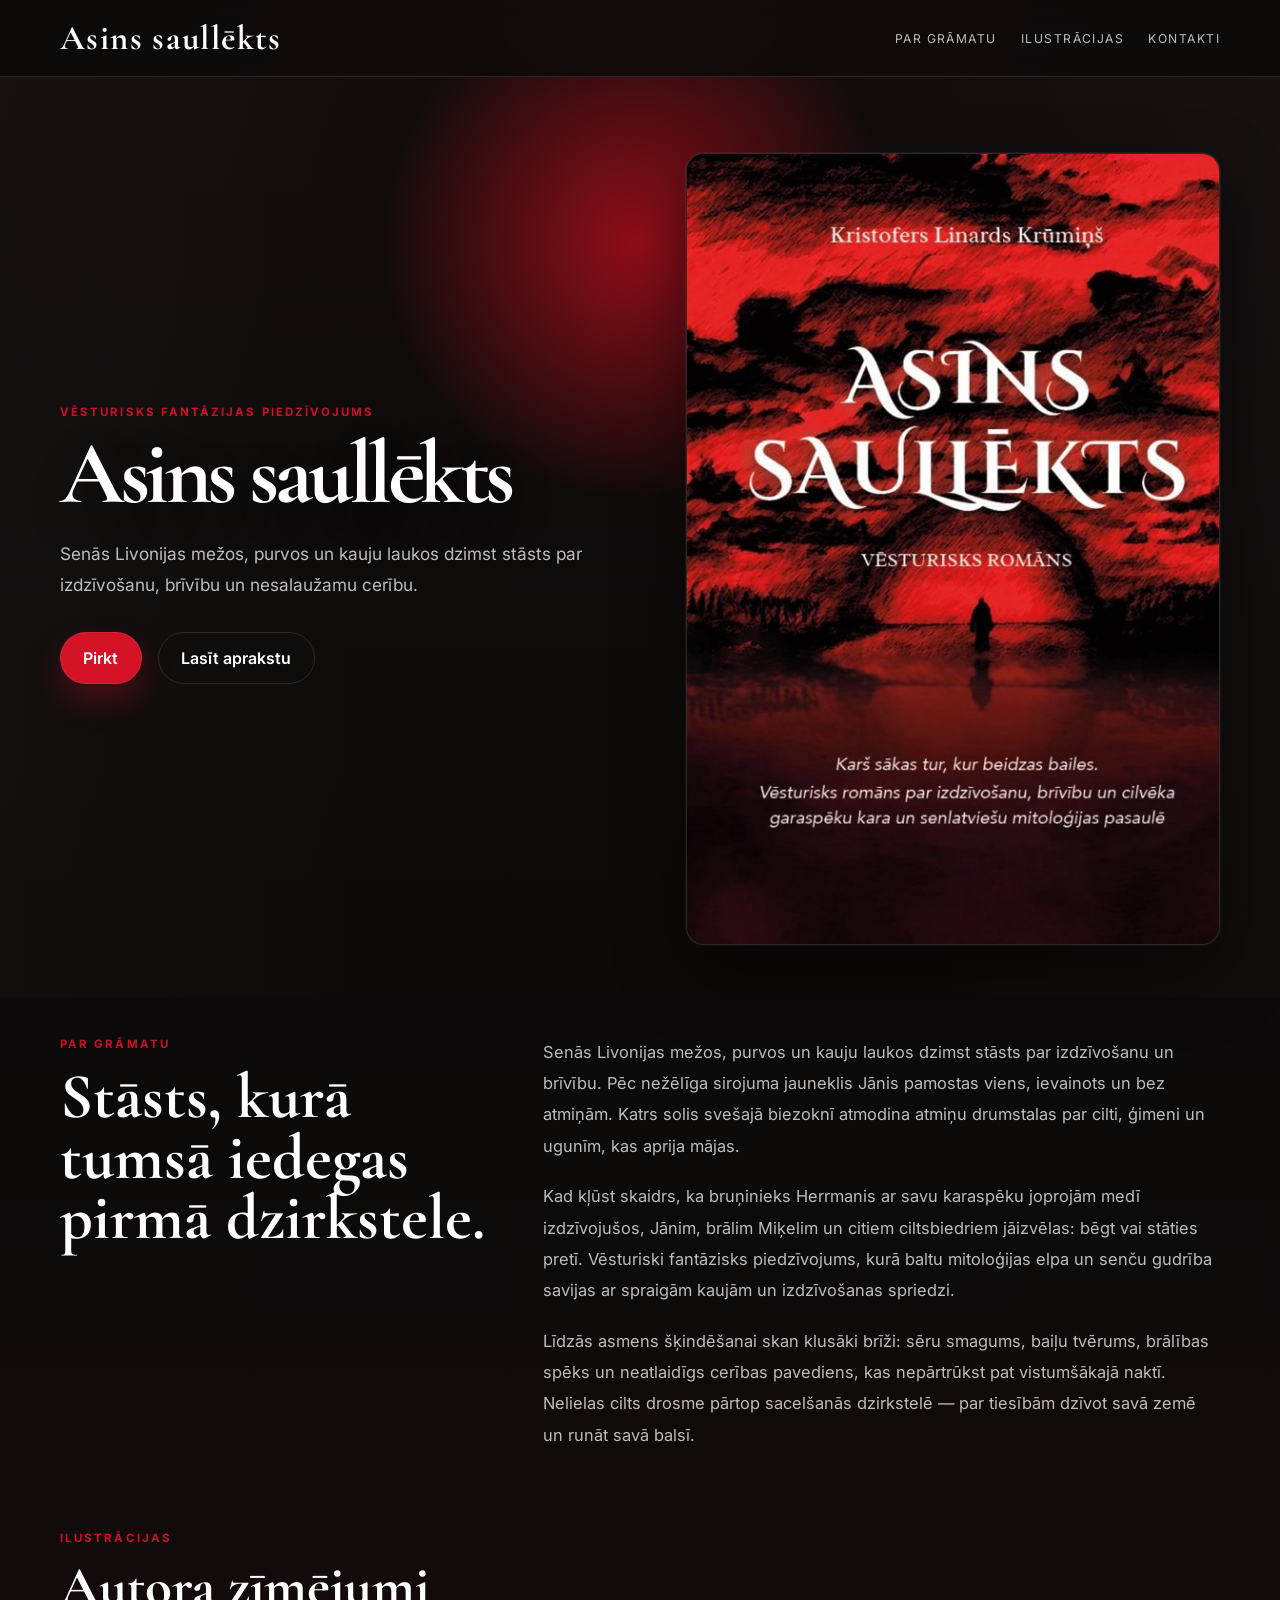
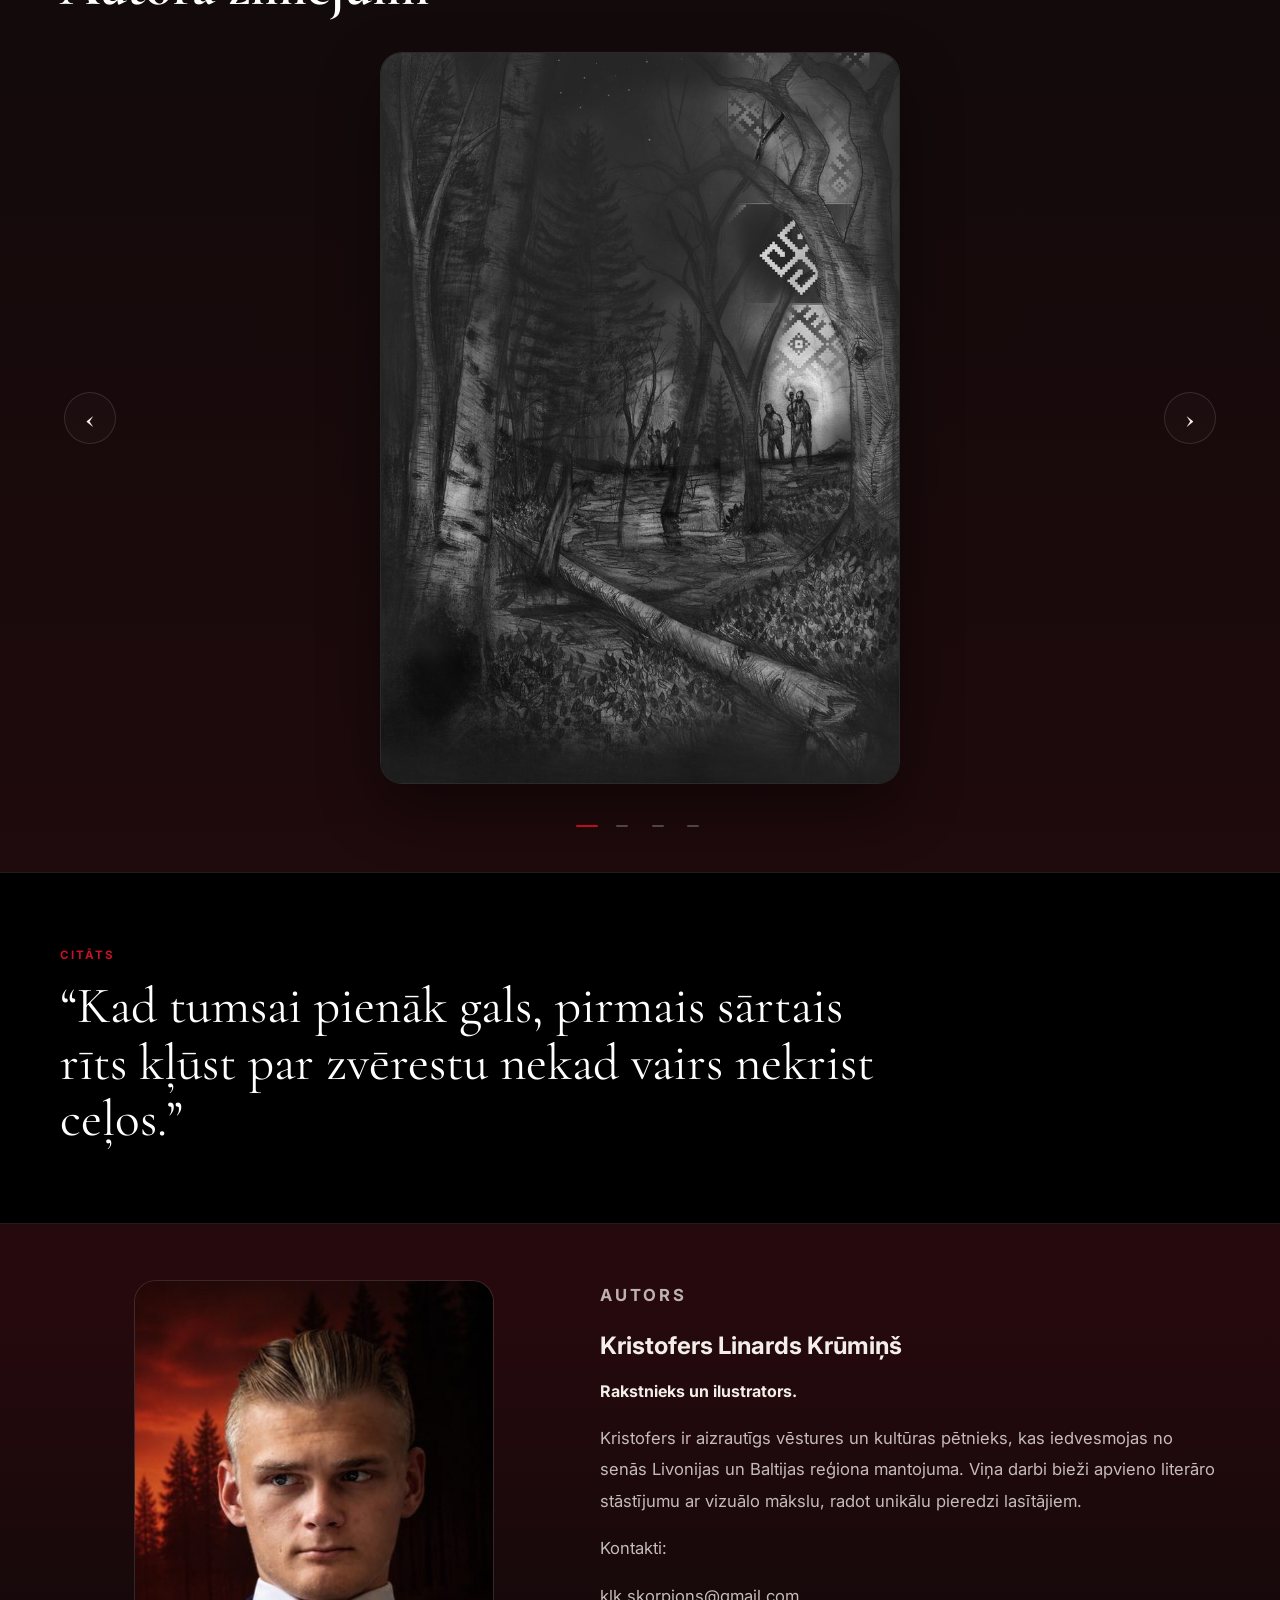
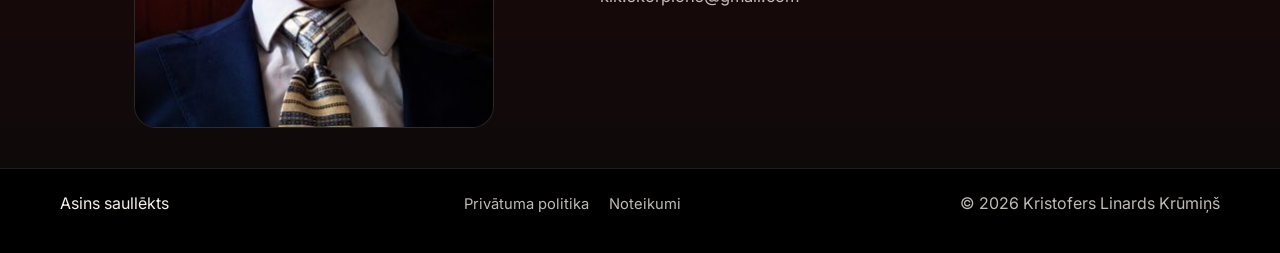
<file: index.html>
<!DOCTYPE html>
<html lang="lv">
  <head>
    <meta charset="UTF-8" />
    <meta name="viewport" content="width=device-width, initial-scale=1.0" />
    <title>Asins saullēkts — vēsturisks fantāzijas romāns par Livoniju | Kristofers Krūmiņš</title>
    <meta
      name="description"
      content="Asins saullēkts — vēsturiski fantāzisks romāns par izdzīvošanu, brīvību un cerību senajā Livonijā. Autors Kristofers Linards Krūmiņš."
    />
    <meta name="keywords" content="Asins saullēkts, Livonija, fantāzijas romāns, vēsturisks romāns, Latvija, Kristofers Krūmiņš" />
    <meta name="author" content="Kristofers Linards Krūmiņš" />
    <meta name="robots" content="index, follow" />
    <link rel="canonical" href="https://asinssaullekts.lv/" />
    <link rel="preload" as="image" href="images/Cover.jpg" fetchpriority="high" />
    
    <!-- Open Graph Tags -->
    <meta property="og:type" content="book" />
    <meta property="og:title" content="Asins saullēkts — Vēsturisks fantāzijas romāns" />
    <meta property="og:description" content="Vēsturiski fantāzisks piedzīvojums par izdzīvošanu, brīvību un cerību senajā Livonijā. Autors Kristofers Linards Krūmiņš." />
    <meta property="og:image" content="https://asinssaullekts.lv/images/Cover.jpg" />
    <meta property="og:image:alt" content="Asins saullēkts grāmatas vāks" />
    <meta property="og:url" content="https://asinssaullekts.lv/" />
    <meta property="og:site_name" content="Asins saullēkts" />
    <meta property="og:locale" content="lv_LV" />
    
    <!-- Twitter Card Tags -->
    <meta name="twitter:card" content="summary_large_image" />
    <meta name="twitter:title" content="Asins saullēkts — Vēsturisks fantāzijas romāns" />
    <meta name="twitter:description" content="Vēsturiski fantāzisks piedzīvojums par izdzīvošanu un brīvību senajā Livonijā." />
    <meta name="twitter:image" content="https://asinssaullekts.lv/images/Cover.jpg" />
    
    <!-- Additional Meta Tags -->
    <meta name="apple-mobile-web-app-capable" content="yes" />
    <meta name="apple-mobile-web-app-status-bar-style" content="black-translucent" />
    <meta name="format-detection" content="telephone=no" />
    
    <link rel="icon" href="data:image/svg+xml,<svg xmlns='http://www.w3.org/2000/svg' viewBox='0 0 100 100'><text y='75' font-size='75' font-weight='bold' fill='%23d41226'>A</text></svg>" />
    
    <link rel="preconnect" href="https://fonts.googleapis.com" />
    <link rel="preconnect" href="https://fonts.gstatic.com" crossorigin />
    <link
      href="https://fonts.googleapis.com/css2?family=Cormorant+Garamond:wght@500;600;700&family=Inter:wght@400;500;600;700&display=swap"
      rel="stylesheet"
    />
    <link rel="stylesheet" href="style.css?v=5" />
    
    <!-- JSON-LD Structured Data -->
    <script type="application/ld+json">
    {
      "@context": "https://schema.org",
      "@type": "Book",
      "name": "Asins saullēkts",
      "author": {
        "@type": "Person",
        "name": "Kristofers Linards Krūmiņš"
      },
      "bookFormat": "Hardcover",
      "datePublished": "2024",
      "description": "Vēsturiski fantāzisks romāns par izdzīvošanu, brīvību un cerību senajā Livonijā. Jauneklis Jānis pamostas ievainots un bez atmiņām, bet katrs solis mežos un purvos atmodina atmiņu drumstalas.",
      "image": "https://asinssaullekts.lv/images/Cover.jpg",
      "inLanguage": "lv",
      "isbn": "",
      "offers": {
        "@type": "Offer",
        "url": "https://www.janisroze.lv/en/fi5p-asins-saullekts.html?srsltid=AU7gw4UKO98CBJKIDJWwYtUkCA4dVGQTxiixb24olHpKbwZglb6pQk6h",
        "priceCurrency": "EUR",
        "price": ""
      }
    }
    </script>
    
    <script type="application/ld+json">
    {
      "@context": "https://schema.org",
      "@type": "Organization",
      "name": "Asins saullēkts",
      "url": "https://asinssaullekts.lv/",
      "logo": "https://asinssaullekts.lv/images/Cover.jpg",
      "contactPoint": [{
        "@type": "ContactPoint",
        "contactType": "customer support",
        "email": "klk.skorpions@gmail.com",
        "telephone": ""
      }],
      "sameAs": [
        "https://instagram.com/yourprofile",
        "https://facebook.com/yourpage"
      ]
    }
    </script>
  </head>
  <body id="top">
    <header class="topbar">
      <div class="container nav">
        <a class="brand-link" href="#top" aria-label="Atgriezties augšā">Asins saullēkts</a>
        <nav class="nav-links" aria-label="Galvenā navigācija">
          <a href="#about">Par grāmatu</a>
          <a href="#ilustracijas">Ilustrācijas</a>
          <a href="#autors">Kontakti</a>
        </nav>
      </div>
    </header>

    <main>
      <section class="hero">
        <div class="container hero-grid">
          <div class="hero-copy">
            <p class="eyebrow">Vēsturisks fantāzijas piedzīvojums</p>
            <h1>Asins saullēkts</h1>
            <p class="lead">
              Senās Livonijas mežos, purvos un kauju laukos dzimst stāsts par
              izdzīvošanu, brīvību un nesalaužamu cerību.
            </p>
            <div class="hero-actions">
              <a 
               class="button"
                href="https://www.janisroze.lv/en/fi5p-asins-saullekts.html?srsltid=AU7gw4UKO98CBJKIDJWwYtUkCA4dVGQTxiixb24olHpKbwZglb6pQk6h"
                target="_blank"
                rel="noopener noreferrer">Pirkt</a>
              <a
                class="button button-alt" href="#about"
                >Lasīt aprakstu</a
              >
            </div>
          </div>

          <div class="cover-panel" aria-label="Grāmatas vāks">
            <div class="book-cover">
              <!-- Replace this path with your actual cover image file -->
              <img
                class="book-cover-image"
                src="images/Cover-560.jpg"
                srcset="images/Cover-420.jpg 420w, images/Cover-560.jpg 560w, images/Cover-900.jpg 803w"
                sizes="(max-width: 640px) 100vw, 560px"
                alt="Asins saullēkts grāmatas vāks"
                loading="eager"
                fetchpriority="high"
                decoding="async"
                width="803"
                height="1190"
              />
            </div>
          </div>
        </div>
      </section>

      <section id="about" class="about">
        <div class="container about-grid">
          <div>
            <p class="section-kicker">Par grāmatu</p>
            <h2>Stāsts, kurā tumsā iedegas pirmā dzirkstele.</h2>
          </div>

          <div class="story-copy">
            <p>
              Senās Livonijas mežos, purvos un kauju laukos dzimst stāsts par
              izdzīvošanu un brīvību. Pēc nežēlīga sirojuma jauneklis Jānis
              pamostas viens, ievainots un bez atmiņām. Katrs solis svešajā
              biezoknī atmodina atmiņu drumstalas par cilti, ģimeni un ugunīm,
              kas aprija mājas.
            </p>
            <p>
              Kad kļūst skaidrs, ka bruņinieks Herrmanis ar savu karaspēku
              joprojām medī izdzīvojušos, Jānim, brālim Miķelim un citiem
              ciltsbiedriem jāizvēlas: bēgt vai stāties pretī. Vēsturiski
              fantāzisks piedzīvojums, kurā baltu mitoloģijas elpa un senču
              gudrība savijas ar spraigām kaujām un izdzīvošanas spriedzi.
            </p>
            <p>
              Līdzās asmens šķindēšanai skan klusāki brīži: sēru smagums,
              baiļu tvērums, brālības spēks un neatlaidīgs cerības pavediens,
              kas nepārtrūkst pat vistumšākajā naktī. Nelielas cilts drosme
              pārtop sacelšanās dzirkstelē — par tiesībām dzīvot savā zemē un
              runāt savā balsī.
            </p>
          </div>
        </div>
      </section>

      <section id="ilustracijas" class="illustrations">
        <div class="container">
          <div class="section-heading-row">
            <div>
              <p class="section-kicker">Ilustrācijas</p>
              <h2>Autora zīmējumi</h2>
            </div>
          </div>

          <div class="illustration-carousel" aria-label="Ilustrāciju galerija">
            <button class="carousel-btn prev" type="button" aria-label="Iepriekšējā ilustrācija">
              ‹
            </button>

            <div class="illustration-stage">
              <img
                id="illustration-image"
                src="images/3-480.jpg"
                srcset="images/3-480.jpg 480w, images/3-760.jpg 760w"
                sizes="(max-width: 640px) 100vw, 520px"
                alt="Asins saullēkts ilustrācija - maina skats uz Livonijas mežiem"
                loading="lazy"
                decoding="async"
                width="1231"
                height="1733"
              />
            </div>

            <button class="carousel-btn next" type="button" aria-label="Nākamā ilustrācija">
              ›
            </button>
          </div>
        </div>
      </section>

      <section id="citāts" class="excerpt">
        <div class="container quote-box">
          <p class="section-kicker">Citāts</p>
          <blockquote>
            “Kad tumsai pienāk gals, pirmais sārtais rīts kļūst par zvērestu
            nekad vairs nekrist ceļos.”
          </blockquote>
        </div>
      </section>

      <section id="autors" class="author-block">
        <div class="container author-grid">
          <div class="author-photo-wrap">
            <div class="author-photo-placeholder">
               <img
                id="author-image"
                src="images/Autors-360.jpg"
                srcset="images/Autors-360.jpg 360w, images/Autors-720.jpg 720w"
                sizes="(max-width: 640px) 80vw, 360px"
                alt="Kristofers Linards Krūmiņš - Asins saullēkts autors"
                loading="lazy"
                decoding="async"
                width="941"
                height="1172"
              />
            </div>
          </div>

          <div class="author-copy">
            <p class="section-kicker">Autors</p>
            <h2>Kristofers Linards Krūmiņš</h2>
            <h4>
              Rakstnieks un ilustrators.
            </h4>
            <div class="author-bio">
              <p>
                Kristofers ir aizrautīgs vēstures un kultūras pētnieks, kas
                iedvesmojas no senās Livonijas un Baltijas reģiona mantojuma.
                Viņa darbi bieži apvieno literāro stāstījumu ar vizuālo mākslu,
                radot unikālu pieredzi lasītājiem.
              </p>
            </div>
            <div id="kontakti" class="author-contact">
              <p class="contact-kicker">Kontakti:</p>
              <p><a href="mailto:klk.skorpions@gmail.com">klk.skorpions@gmail.com</a></p>
            </div>
          </div>
        </div>
      </section>
      
      <!-- Author Schema Markup -->
      <script type="application/ld+json">
      {
        "@context": "https://schema.org",
        "@type": "Person",
        "name": "Kristofers Linards Krūmiņš",
        "jobTitle": "Rakstnieks un ilustrators",
        "image": "https://asinssaullekts.lv/images/Autors.jpg",
        "url": "https://asinssaullekts.lv/",
        "email": "klk.skorpions@gmail.com",
        "sameAs": []
      }
      </script>
    </main>

    <footer class="site-footer">
      <div class="container footer-inner">
        <div class="brand small">Asins saullēkts</div>
        <nav class="footer-links" aria-label="Footer links">
          <a href="privacy.html">Privātuma politika</a>
          <a href="terms.html">Noteikumi</a>
        </nav>
        <p>© <span id="year"></span> Kristofers Linards Krūmiņš</p>
      </div>
    </footer>

    <script src="script.js"></script>
  </body>
</html>
</file>
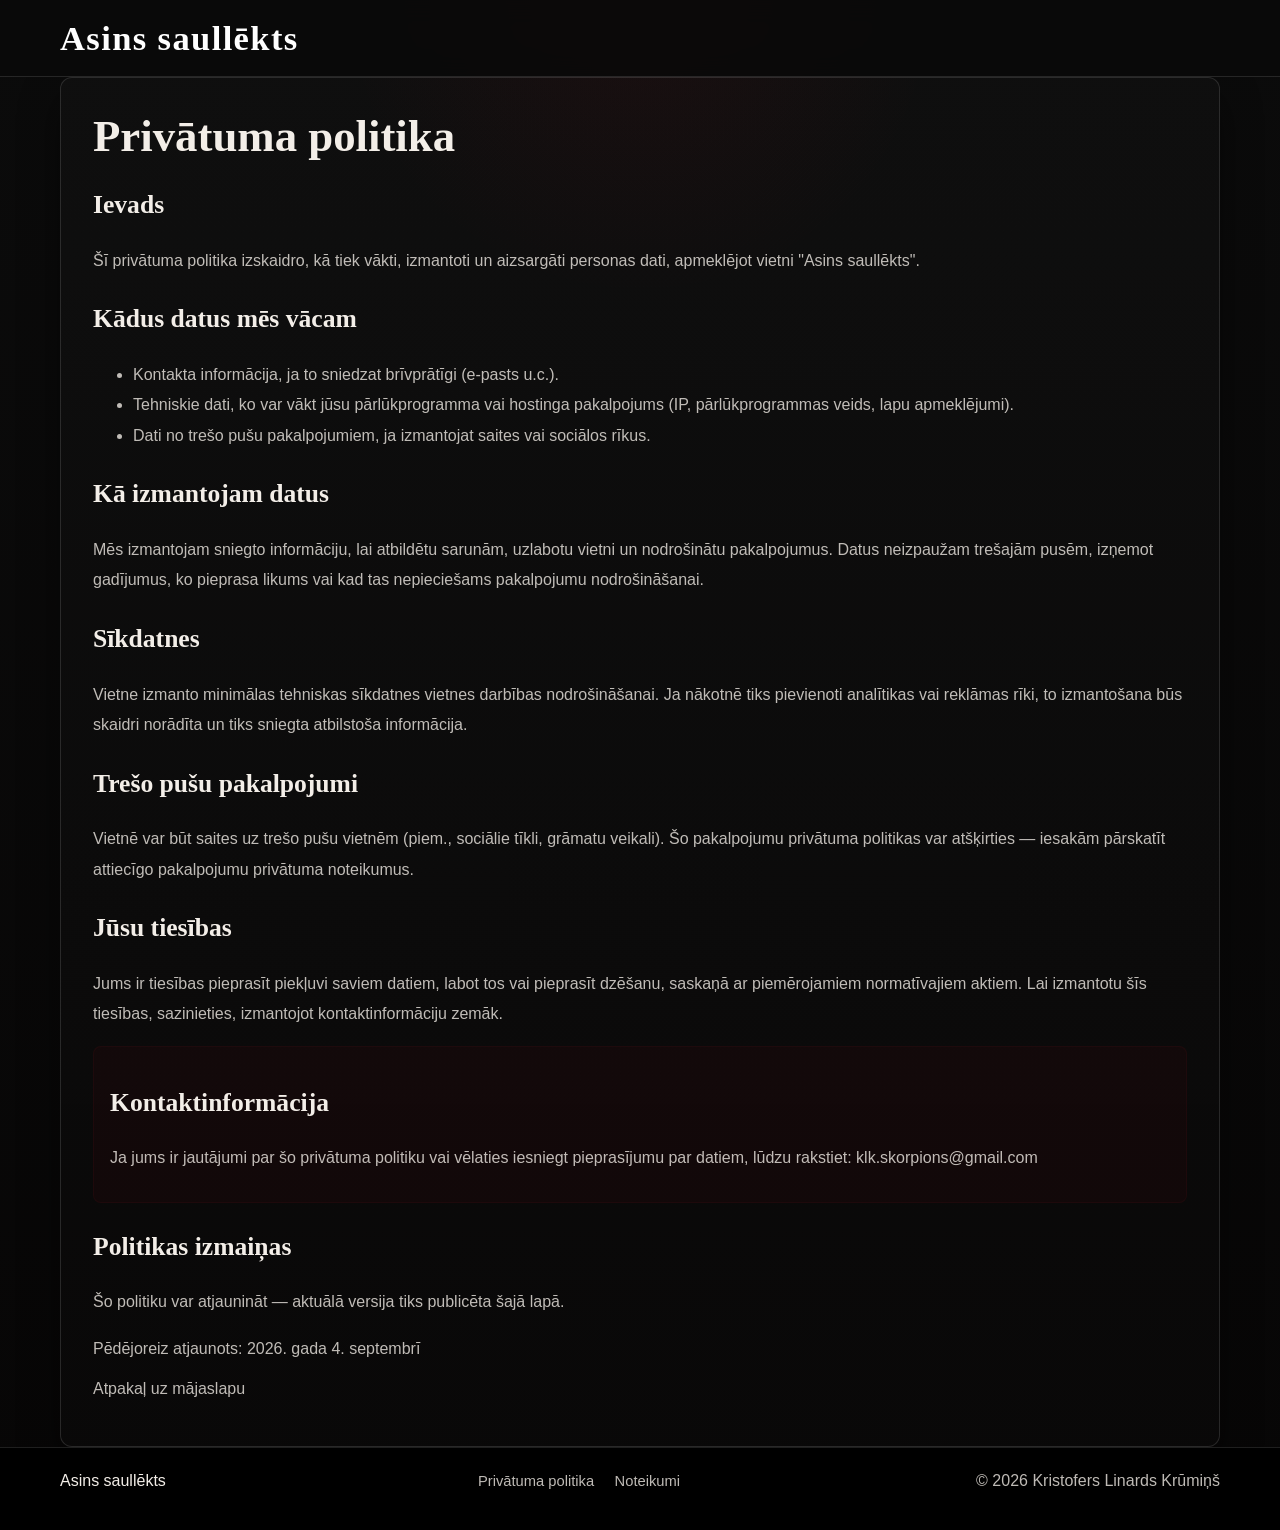
<file: privacy.html>
<!doctype html>
<html lang="lv">
  <head>
    <meta charset="utf-8">
    <meta name="viewport" content="width=device-width,initial-scale=1">
    <title>Privātuma politika — Asins saullēkts</title>
    <link rel="stylesheet" href="style.css">
  </head>
  <body class="policy">
    <header class="topbar">
      <div class="container nav">
        <a class="brand-link" href="index.html" aria-label="Atgriezties uz sākumu">Asins saullēkts</a>
        <nav class="nav-links" aria-label="Galvenā navigācija">
        </nav>
      </div>
    </header>

    <main class="container">
      <article class="policy-main">
        <h1>Privātuma politika</h1>

        <section class="policy-section">
          <h2>Ievads</h2>
          <p>Šī privātuma politika izskaidro, kā tiek vākti, izmantoti un aizsargāti personas dati, apmeklējot vietni "Asins saullēkts". </p>
        </section>

        <section class="policy-section">
          <h2>Kādus datus mēs vācam</h2>
          <ul>
            <li>Kontakta informācija, ja to sniedzat brīvprātīgi (e-pasts u.c.).</li>
            <li>Tehniskie dati, ko var vākt jūsu pārlūkprogramma vai hostinga pakalpojums (IP, pārlūkprogrammas veids, lapu apmeklējumi).</li>
            <li>Dati no trešo pušu pakalpojumiem, ja izmantojat saites vai sociālos rīkus.</li>
          </ul>
        </section>

        <section class="policy-section">
          <h2>Kā izmantojam datus</h2>
          <p>Mēs izmantojam sniegto informāciju, lai atbildētu sarunām, uzlabotu vietni un nodrošinātu pakalpojumus. Datus neizpaužam trešajām pusēm, izņemot gadījumus, ko pieprasa likums vai kad tas nepieciešams pakalpojumu nodrošināšanai.</p>
        </section>

        <section class="policy-section">
          <h2>Sīkdatnes</h2>
          <p>Vietne izmanto minimālas tehniskas sīkdatnes vietnes darbības nodrošināšanai. Ja nākotnē tiks pievienoti analītikas vai reklāmas rīki, to izmantošana būs skaidri norādīta un tiks sniegta atbilstoša informācija.</p>
        </section>

        <section class="policy-section">
          <h2>Trešo pušu pakalpojumi</h2>
          <p>Vietnē var būt saites uz trešo pušu vietnēm (piem., sociālie tīkli, grāmatu veikali). Šo pakalpojumu privātuma politikas var atšķirties — iesakām pārskatīt attiecīgo pakalpojumu privātuma noteikumus.</p>
        </section>

        <section class="policy-section">
          <h2>Jūsu tiesības</h2>
          <p>Jums ir tiesības pieprasīt piekļuvi saviem datiem, labot tos vai pieprasīt dzēšanu, saskaņā ar piemērojamiem normatīvajiem aktiem. Lai izmantotu šīs tiesības, sazinieties, izmantojot kontaktinformāciju zemāk.</p>
        </section>

        <section class="policy-section policy-contact">
          <h2>Kontaktinformācija</h2>
          <p>Ja jums ir jautājumi par šo privātuma politiku vai vēlaties iesniegt pieprasījumu par datiem, lūdzu rakstiet: <a href="mailto:klk.skorpions@gmail.com">klk.skorpions@gmail.com</a></p>
        </section>

        <section class="policy-section">
          <h2>Politikas izmaiņas</h2>
          <p>Šo politiku var atjaunināt — aktuālā versija tiks publicēta šajā lapā.</p>
          <p>Pēdējoreiz atjaunots: 2026. gada 4. septembrī</p>
        </section>

        <p><a href="index.html">Atpakaļ uz mājaslapu</a></p>
      </article>
    </main>

    <footer class="site-footer">
      <div class="container footer-inner">
        <div class="brand small">Asins saullēkts</div>
        <nav class="footer-links" aria-label="Footer links">
          <a href="privacy.html">Privātuma politika</a>
          <a href="terms.html">Noteikumi</a>
        </nav>
        <p>© <span id="year">2026</span> Kristofers Linards Krūmiņš</p>
      </div>
    </footer>
  </body>
</html>
</file>
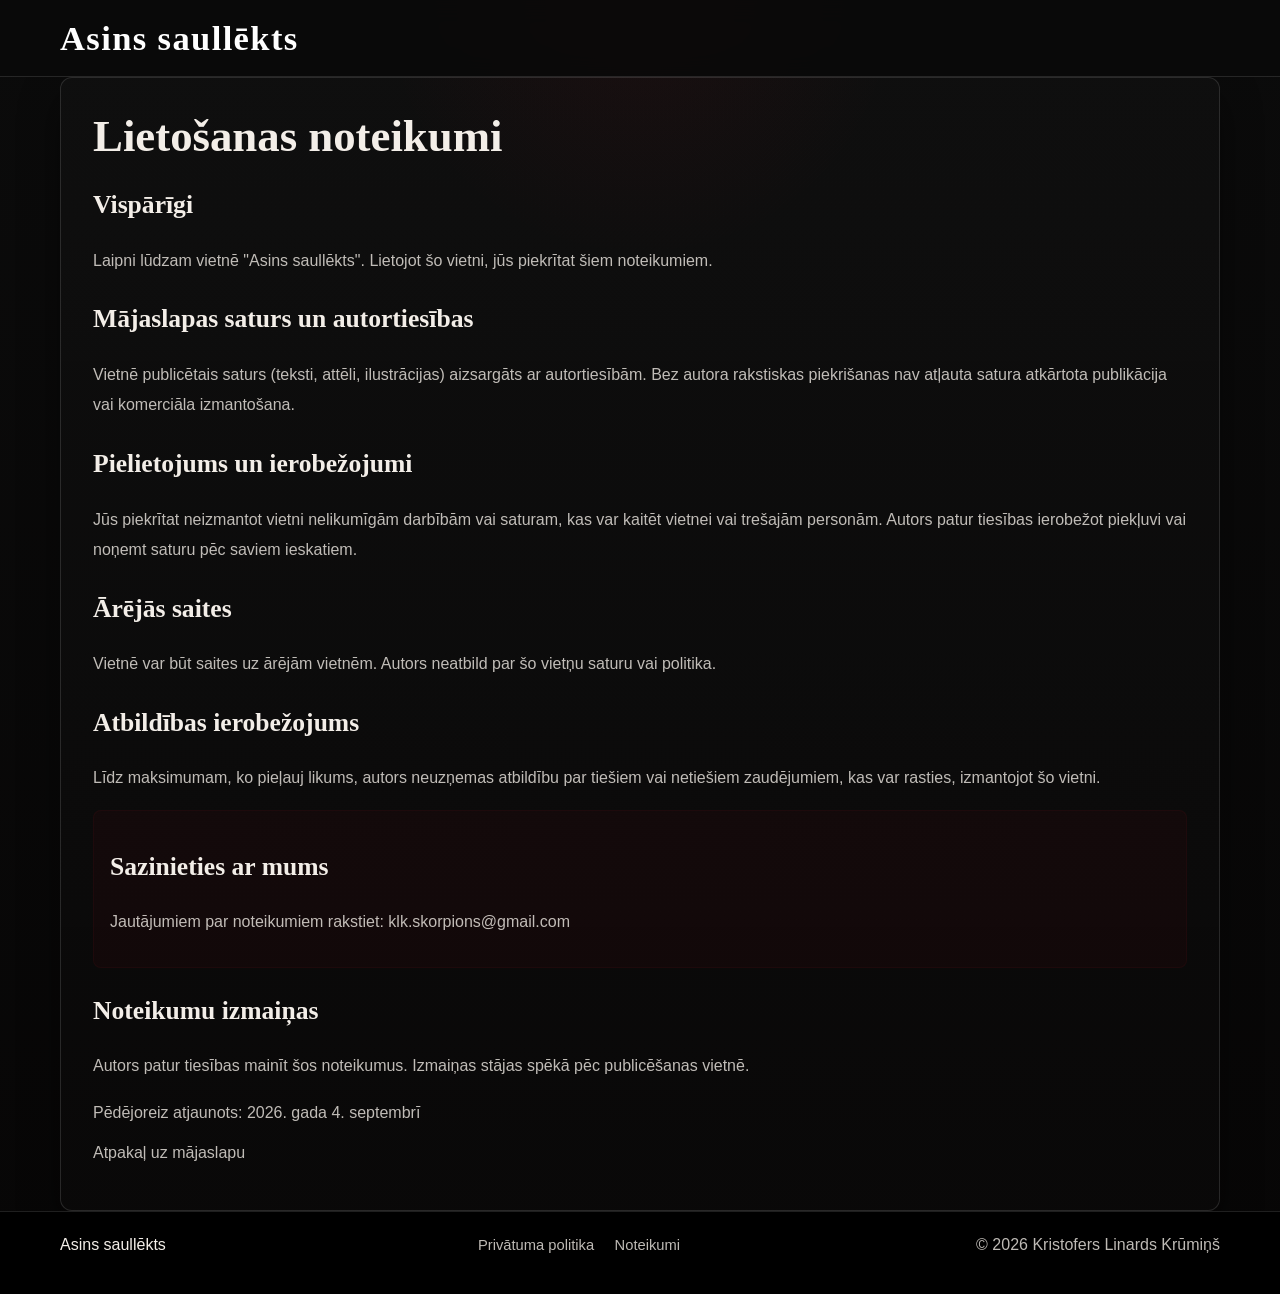
<file: terms.html>
<!doctype html>
<html lang="lv">
  <head>
    <meta charset="utf-8">
    <meta name="viewport" content="width=device-width,initial-scale=1">
    <title>Noteikumi — Asins saullēkts</title>
    <link rel="stylesheet" href="style.css">
  </head>
  <body class="policy">
    <header class="topbar">
      <div class="container nav">
        <a class="brand-link" href="index.html" aria-label="Atgriezties uz sākumu">Asins saullēkts</a>
        <nav class="nav-links" aria-label="Galvenā navigācija">
        </nav>
      </div>
    </header>

    <main class="container">
      <article class="policy-main">
        <h1>Lietošanas noteikumi</h1>

        <section class="policy-section">
          <h2>Vispārīgi</h2>
          <p>Laipni lūdzam vietnē "Asins saullēkts". Lietojot šo vietni, jūs piekrītat šiem noteikumiem. </p>
        </section>

        <section class="policy-section">
          <h2>Mājaslapas saturs un autortiesības</h2>
          <p>Vietnē publicētais saturs (teksti, attēli, ilustrācijas) aizsargāts ar autortiesībām. Bez autora rakstiskas piekrišanas nav atļauta satura atkārtota publikācija vai komerciāla izmantošana.</p>
        </section>

        <section class="policy-section">
          <h2>Pielietojums un ierobežojumi</h2>
          <p>Jūs piekrītat neizmantot vietni nelikumīgām darbībām vai saturam, kas var kaitēt vietnei vai trešajām personām. Autors patur tiesības ierobežot piekļuvi vai noņemt saturu pēc saviem ieskatiem.</p>
        </section>

        <section class="policy-section">
          <h2>Ārējās saites</h2>
          <p>Vietnē var būt saites uz ārējām vietnēm. Autors neatbild par šo vietņu saturu vai politika.</p>
        </section>

        <section class="policy-section">
          <h2>Atbildības ierobežojums</h2>
          <p>Līdz maksimumam, ko pieļauj likums, autors neuzņemas atbildību par tiešiem vai netiešiem zaudējumiem, kas var rasties, izmantojot šo vietni.</p>
        </section>

        <section class="policy-section policy-contact">
          <h2>Sazinieties ar mums</h2>
          <p>Jautājumiem par noteikumiem rakstiet: <a href="mailto:klk.skorpions@gmail.com">klk.skorpions@gmail.com</a></p>
        </section>

        <section class="policy-section">
          <h2>Noteikumu izmaiņas</h2>
          <p>Autors patur tiesības mainīt šos noteikumus. Izmaiņas stājas spēkā pēc publicēšanas vietnē.</p>
          <p>Pēdējoreiz atjaunots: 2026. gada 4. septembrī</p>
        </section>

        <p><a href="index.html">Atpakaļ uz mājaslapu</a></p>
      </article>
    </main>

    <footer class="site-footer">
      <div class="container footer-inner">
        <div class="brand small">Asins saullēkts</div>
        <nav class="footer-links" aria-label="Footer links">
          <a href="privacy.html">Privātuma politika</a>
          <a href="terms.html">Noteikumi</a>
        </nav>
        <p>© <span id="year">2026</span> Kristofers Linards Krūmiņš</p>
      </div>
    </footer>
  </body>
</html>
</file>
<file: style.css>
:root {
  --black: #090909;
  --black-soft: #171111;
  --blood: #8d0714;
  --blood-bright: #d41226;
  --blood-soft: rgba(212, 18, 38, 0.14);
  --paper: #f3eee8;
  --muted: rgba(243, 238, 232, 0.78);
  --line: rgba(255, 255, 255, 0.12);
  --shadow: 0 24px 60px rgba(0, 0, 0, 0.45);
}

* {
  box-sizing: border-box;
}

html {
  scroll-behavior: smooth;
  font-display: swap;
}

body {
  margin: 0;
  font-family: "Inter", sans-serif;
  background:
    radial-gradient(circle at top, rgba(212, 18, 38, 0.18), transparent 28%),
    linear-gradient(180deg, #0e0b0b 0%, #0a0909 26%, #120a0b 46%, #1d0a0c 68%, #26090d 84%, #0a0909 100%);
  color: var(--paper);
  font-size: 16px;
  -webkit-font-smoothing: antialiased;
  -moz-osx-font-smoothing: grayscale;
  overflow-x: hidden;
}

@keyframes fadeInUp {
  from {
    opacity: 0;
    transform: translateY(30px);
  }
  to {
    opacity: 1;
    transform: translateY(0);
  }
}

@keyframes floatGentle {
  0%, 100% {
    transform: translateY(0px);
  }
  50% {
    transform: translateY(-8px);
  }
}

@keyframes glowPulse {
  0%, 100% {
    box-shadow: 0 30px 70px rgba(0, 0, 0, 0.45), 0 0 0 1px rgba(255,255,255,0.06);
  }
  50% {
    box-shadow: 0 30px 70px rgba(0, 0, 0, 0.45), 0 0 20px rgba(212, 18, 38, 0.15), 0 0 0 1px rgba(255,255,255,0.08);
  }
}

@keyframes shimmer {
  0% {
    background-position: -1000px 0;
  }
  100% {
    background-position: 1000px 0;
  }
}

html, body {
  scroll-behavior: smooth;
}

img {
  max-width: 100%;
  display: block;
  animation: fadeInUp 0.6s ease-out;
}

a {
  color: inherit;
  text-decoration: none;
}

a:focus-visible {
  outline: 2px solid var(--blood-bright);
  outline-offset: 2px;
  border-radius: 4px;
}

.container {
  width: min(1160px, calc(100% - 2rem));
  margin: 0 auto;
}

.topbar {
  position: sticky;
  top: 0;
  z-index: 30;
  backdrop-filter: blur(12px);
  background: rgba(9, 9, 9, 0.78);
  border-bottom: 1px solid var(--line);
}

.nav {
  display: flex;
  justify-content: space-between;
  align-items: center;
  min-height: 76px;
  gap: 1rem;
}

.brand-link {
  font-family: "Cormorant Garamond", serif;
  font-size: clamp(2rem, 2.7vw, 2.9rem);
  font-weight: 700;
  letter-spacing: 0.04em;
  color: #ffffff;
  transition: opacity 0.2s ease, transform 0.2s ease;
}

.brand-link:hover,
.brand-link:focus-visible {
  opacity: 0.9;
  transform: translateY(-2px);
}

.nav-links {
  display: flex;
  align-items: center;
  gap: 1.5rem;
  font-size: 0.76rem;
  text-transform: uppercase;
  letter-spacing: 0.12em;
  color: var(--muted);
}

.nav-links a {
  position: relative;
  transition: color 0.2s ease;
  display: inline-flex;
  flex-direction: column;
}

.nav-links a::after {
  content: "";
  position: absolute;
  left: 0;
  bottom: -0.35rem;
  width: 100%;
  height: 2px;
  background: var(--blood-bright);
  transform: scaleX(0);
  transform-origin: left;
  transition: transform 0.3s cubic-bezier(0.34, 1.56, 0.64, 1);
  border-radius: 2px;
}

.nav-links a:hover,
.nav-links a:focus-visible {
  color: var(--paper);
}

.nav-links a:hover::after,
.nav-links a:focus-visible::after {
  transform: scaleX(1);
}

.hero {
  position: relative;
  padding: 4rem 0 3rem;
  background:
    radial-gradient(circle at 50% 18%, rgba(201, 15, 31, 0.7), transparent 26%),
    linear-gradient(180deg, #120c0d 0%, #0d0909 100%);
}

.hero::before {
  content: "";
  position: absolute;
  inset: 0;
  background: linear-gradient(90deg, rgba(255,255,255,0.02), transparent 30%, transparent 70%, rgba(255,255,255,0.015));
  pointer-events: none;
}

.hero-grid {
  position: relative;
  display: grid;
  grid-template-columns: 1.05fr 0.95fr;
  gap: 2.2rem;
  align-items: center;
}

.eyebrow,
.section-kicker {
  margin: 0 0 1rem;
  font-size: 0.72rem;
  letter-spacing: 0.18em;
  text-transform: uppercase;
  color: var(--blood-bright);
  font-weight: 700;
  opacity: 0.95;
  animation: fadeInUp 0.6s ease-out;
}

.hero-copy h1 {
  margin: 0;
  font-family: "Cormorant Garamond", serif;
  font-size: clamp(4rem, 7vw, 7rem);
  line-height: 0.88;
  letter-spacing: -0.05em;
  color: #ffffff;
  text-shadow: 0 12px 40px rgba(0, 0, 0, 0.35);
  animation: fadeInUp 0.8s ease-out;
}

.lead {
  max-width: 560px;
  margin: 1.5rem 0 0;
  color: var(--muted);
  font-size: 1.08rem;
  line-height: 1.8;
  opacity: 0.95;
  animation: fadeInUp 0.7s ease-out 0.1s both;
}

.hero-actions {
  display: flex;
  flex-wrap: wrap;
  gap: 1rem;
  margin-top: 2rem;
  animation: fadeInUp 0.8s ease-out 0.2s both;
}

.button {
  display: inline-flex;
  align-items: center;
  justify-content: center;
  padding: 0.9rem 1.4rem;
  min-height: 52px;
  border-radius: 999px;
  background: var(--blood-bright);
  color: #fff;
  font-weight: 600;
  border: 1px solid rgba(255, 255, 255, 0.08);
  box-shadow: 0 16px 30px rgba(212, 18, 38, 0.28);
  transition: transform 0.2s ease, box-shadow 0.2s ease, background 0.2s ease, letter-spacing 0.2s ease;
  position: relative;
}

.button:hover,
.button:focus-visible {
  transform: translateY(-2px);
  box-shadow: 0 24px 48px rgba(212, 18, 38, 0.4);
  letter-spacing: 0.05em;
}

.button:active {
  transform: translateY(0px);
}

.button-alt {
  background: transparent;
  border-color: var(--line);
  box-shadow: none;
}

.button-alt:hover,
.button-alt:focus-visible {
  background: rgba(212, 18, 38, 0.08);
  border-color: rgba(212, 18, 38, 0.4);
  box-shadow: 0 0 16px rgba(212, 18, 38, 0.15);
}

.cover-panel {
  display: flex;
  justify-content: center;
  margin-top: 1rem;
}

.book-cover {
  position: relative;
  width: min(100%, 560px);
  aspect-ratio: 803 / 1190;
  border-radius: 18px;
  overflow: hidden;
  background: #0d0d0d;
  box-shadow: 0 30px 70px rgba(0, 0, 0, 0.45), 0 0 0 1px rgba(255,255,255,0.06);
  border: 1px solid rgba(255, 255, 255, 0.12);
  transform: translateY(-4px);
  animation: floatGentle 4s ease-in-out infinite, glowPulse 3s ease-in-out infinite;
  will-change: transform, box-shadow;
}

.book-cover-image {
  display: block;
  width: 100%;
  height: 100%;
  object-fit: cover;
  object-position: center;
  background: #0d0d0d;
}

/* If there is no image yet, the block will stay dark. Replace src="assets/cover.jpg" with your file. */

.cover-author,
.cover-title,
.cover-subtitle,
.cover-tagline,
.cover-silhouette {
  position: relative;
  z-index: 1;
}

.cover-author {
  text-align: center;
  margin-top: 0.2rem;
  font-family: "Cormorant Garamond", serif;
  font-size: clamp(1.2rem, 2vw, 2.4rem);
  font-weight: 600;
  color: rgba(255, 245, 240, 0.96);
}

.cover-title {
  margin-top: 1.8rem;
  text-align: center;
  font-family: "Cormorant Garamond", serif;
  font-weight: 600;
  color: var(--paper);
  letter-spacing: -0.08em;
  line-height: 0.76;
}

.cover-title span {
  display: block;
  font-size: clamp(4rem, 7vw, 9.8rem);
}

.cover-title-line {
  margin-top: -0.18em;
}

.cover-subtitle {
  margin-top: 0.5rem;
  text-align: center;
  font-size: clamp(1rem, 1.6vw, 2.2rem);
  font-weight: 700;
  letter-spacing: 0.08em;
  color: rgba(255, 249, 246, 0.94);
}

.cover-silhouette {
  width: 36%;
  height: 30%;
  margin: 1.8rem auto 0;
  border-radius: 52% 48% 0 0 / 100% 100% 0 0;
  background: linear-gradient(180deg, rgba(0, 0, 0, 0.14), rgba(0, 0, 0, 0.68));
  position: relative;
}

.cover-silhouette::before {
  content: "";
  position: absolute;
  left: 50%;
  bottom: 18%;
  width: 0.32rem;
  height: 42%;
  transform: translateX(-50%);
  border-radius: 14px 14px 0 0;
  background: rgba(0, 0, 0, 0.9);
}

.cover-silhouette::after {
  content: "";
  position: absolute;
  left: 50%;
  bottom: 0;
  width: 62%;
  height: 36%;
  transform: translateX(-50%);
  border-radius: 50% 50% 18% 18%;
  background: rgba(0, 0, 0, 0.9);
}

.cover-tagline {
  position: absolute;
  left: 1.4rem;
  right: 1.4rem;
  bottom: 1.2rem;
  text-align: center;
  font-family: "Cormorant Garamond", serif;
  color: rgba(255, 242, 236, 0.88);
  font-size: clamp(1.1rem, 1.7vw, 2.5rem);
  line-height: 1.25;
}

.about,
.author-block {
  padding: 2.5rem 0;
  animation: fadeInUp 0.8s ease-out 0.2s both;
}

.excerpt {
  padding: 2.5rem 0;
  background: #000000;
  border-top: 1px solid var(--line);
  border-bottom: 1px solid var(--line);
  animation: fadeInUp 0.8s ease-out 0.3s both;
}

.about-grid {
  display: grid;
  grid-template-columns: 0.8fr 1.2fr;
  gap: 2rem;
  align-items: start;
}

.about-grid h2 {
  margin: 0;
  font-family: "Cormorant Garamond", serif;
  color: var(--paper);
  font-size: clamp(2.5rem, 5vw, 4rem);
  line-height: 0.95;
  color: #ffffff;
}

.story-copy {
  color: var(--muted);
  font-size: 1.03rem;
  line-height: 1.9;
}

.story-copy p {
  margin: 0 0 1.2rem;
  animation: fadeInUp 0.6s ease-out;
}

.story-copy p:nth-child(1) {
  animation-delay: 0.1s;
}

.story-copy p:nth-child(2) {
  animation-delay: 0.2s;
}

.story-copy p:nth-child(3) {
  animation-delay: 0.3s;
}

.story-copy p:last-child {
  margin-bottom: 0;
}

.quote-box {
  padding: 2.2rem 0;
}

blockquote {
  margin: 0;
  font-family: "Cormorant Garamond", serif;
  font-size: clamp(2.3rem, 4vw, 4rem);
  line-height: 1.1;
  color: #ffffff;
  max-width: 850px;
}

.author-grid {
  display: grid;
  grid-template-columns: 0.9fr 1.1fr;
  gap: 2rem;
  align-items: start;
}

.author-photo-wrap {
  display: flex;
  justify-content: center;
  margin-top: 1rem;
}

.author-photo-placeholder {
  width: min(100%, 360px);
  aspect-ratio: 941 / 1172;
  height: auto;
  border: 1px solid var(--line);
  border-radius: 22px;
  background: radial-gradient(circle at 50% 25%, rgba(212,18,38,0.15), rgba(255,255,255,0.02) 40%, rgba(0,0,0,0.12));
  color: rgba(255, 255, 255, 0.46);
  display: grid;
  place-items: center;
  overflow: hidden;
  text-align: center;
  font-size: 0.75rem;
  letter-spacing: 0.12em;
  text-transform: uppercase;
  padding: 0;
  box-shadow: inset 0 0 30px rgba(0,0,0,0.14);
}

#author-image {
  width: 100%;
  height: 100%;
  object-fit: cover;
  object-position: center;
  display: block;
  background: #0d0d0d;
}

.author-copy h3 {
  margin: 0;
  font-family: "Cormorant Garamond", serif;
  font-size: clamp(2rem, 3vw, 3rem);
  color: #ffffff;
}

.author-copy p {
  margin: 1rem 0 0;
  color: var(--muted);
  line-height: 1.9;
  font-size: 1.04rem;
}

.contact-form {
  display: grid;
  gap: 1rem;
  max-width: 620px;
  margin-top: 2rem;
  padding-top: 1.5rem;
  border-top: 1px solid var(--line);
}

.form-field {
  display: grid;
  gap: 0.45rem;
}

.form-field label {
  color: var(--paper);
  font-size: 0.8rem;
  font-weight: 700;
  letter-spacing: 0.08em;
  text-transform: uppercase;
}

.form-field input,
.form-field textarea {
  width: 100%;
  border: 1px solid rgba(255, 255, 255, 0.18);
  border-radius: 8px;
  padding: 0.85rem 0.95rem;
  background: rgba(0, 0, 0, 0.28);
  color: var(--paper);
  font: inherit;
  line-height: 1.5;
  transition: border-color 0.2s ease, background 0.2s ease, box-shadow 0.2s ease;
}

.form-field textarea {
  resize: vertical;
  min-height: 150px;
}

.form-field input:focus,
.form-field textarea:focus {
  outline: none;
  border-color: var(--blood-bright);
  background: rgba(0, 0, 0, 0.45);
  box-shadow: 0 0 0 3px var(--blood-soft);
}

.form-hidden-field {
  position: absolute;
  left: -9999px;
}

.contact-form .button {
  justify-self: start;
  border: 0;
  cursor: pointer;
  font: inherit;
}

.site-footer {
  padding: 1.5rem 0 2.5rem;
  position: relative;
  z-index: 1;
  background: #000000;
  border-top: 1px solid var(--line);
}

.footer-inner {
  display: flex;
  justify-content: space-between;
  align-items: center;
  gap: 1rem;
}

.footer-inner p {
  margin: 0;
  color: var(--muted);
}

section[id] {
  scroll-margin-top: 90px;
}

.illustrations {
  padding: 2.5rem 0 2rem;
  animation: fadeInUp 0.8s ease-out 0.15s both;
}

.section-heading-row {
  margin-bottom: 1.4rem;
}

.section-heading-row h2 {
  margin: 0;
  font-family: "Cormorant Garamond", serif;
  color: var(--paper);
  font-size: clamp(2.4rem, 4.3vw, 4rem);
  line-height: 0.96;
  color: #ffffff;
}

.illustration-carousel {
  position: relative;
  display: grid;
  grid-template-columns: 60px minmax(0, 1fr) 60px;
  align-items: center;
  gap: 1rem;
  padding: 1rem 0 0;
}

.illustration-stage {
  position: relative;
  width: min(100%, 520px);
  aspect-ratio: 1231 / 1733;
  overflow: hidden;
  border-radius: 22px;
  border: 1px solid var(--line);
  background: #0d0d0d;
  box-shadow: var(--shadow);
  margin: 0 auto;
  transition: box-shadow 0.3s ease;
}

.illustration-stage:hover {
  box-shadow: 0 24px 60px rgba(0, 0, 0, 0.45), 0 0 30px rgba(212, 18, 38, 0.1);
}

.illustration-stage img {
  width: 100%;
  height: 100%;
  object-fit: cover;
  display: block;
  transition: transform 0.5s cubic-bezier(0.34, 1.56, 0.64, 1);
}

.illustration-stage:hover img {
  transform: scale(1.02);
}

.carousel-btn {
  width: 52px;
  height: 52px;
  min-width: 52px;
  border-radius: 50%;
  border: 1px solid var(--line);
  background: rgba(255, 255, 255, 0.02);
  color: var(--paper);
  display: inline-flex;
  align-items: center;
  justify-content: center;
  padding: 0;
  margin: 0;
  justify-self: center;
  box-sizing: border-box;
  font-family: "Cormorant Garamond", serif;
  font-size: 2rem;
  line-height: 1;
  font-weight: 600;
  cursor: pointer;
  appearance: none;
  transition: background 0.2s ease, transform 0.2s ease;
}

.carousel-btn:hover,
.carousel-btn:focus-visible {
  background: rgba(212, 18, 38, 0.12);
  transform: translateY(-1px);
}

.carousel-dots {
  display: flex;
  justify-content: center;
  grid-column: 2;
  gap: 0.2rem;
  margin-top: 0.75rem;
}

.carousel-dot {
  display: grid;
  width: 32px;
  height: 28px;
  padding: 0;
  place-items: center;
  border: 0;
  border-radius: 4px;
  background: transparent;
  cursor: pointer;
}

.carousel-dot::before {
  content: "";
  width: 12px;
  height: 2px;
  border-radius: 2px;
  background: rgba(255, 255, 255, 0.28);
  transition: width 0.2s ease, background-color 0.2s ease;
}

.carousel-dot.active::before {
  width: 22px;
  background: var(--blood-bright);
}

.carousel-dot:hover::before {
  background: rgba(212, 18, 38, 0.75);
}

.carousel-dot:focus-visible {
  outline: 1px solid var(--blood-bright);
  outline-offset: -2px;
}

@media (max-width: 900px) {
  .hero-grid,
  .about-grid,
  .author-grid {
    grid-template-columns: 1fr;
  }

  .hero-copy {
    text-align: center;
  }

  .lead {
    margin-left: auto;
    margin-right: auto;
  }

  .hero-actions {
    justify-content: center;
  }
}

@media (max-width: 640px) {
  .nav {
    flex-wrap: wrap;
    justify-content: center;
    padding: 0.9rem 0;
  }

  .nav-links {
    width: 100%;
    justify-content: center;
    gap: 1rem;
    flex-wrap: wrap;
  }

  .brand-link {
    width: 100%;
    text-align: center;
  }

  .hero {
    padding-top: 3rem;
  }

  .book-cover {
    width: min(100%, 420px);
  }

  .author-photo-placeholder {
    height: auto;
    max-height: none;
    aspect-ratio: 3 / 4;
  }

  .footer-inner {
    flex-direction: column;
    align-items: flex-start;
  }

  .illustration-carousel {
    grid-template-columns: 48px minmax(0, 1fr) 48px;
    gap: 0.65rem;
  }

  .carousel-btn {
    width: 44px;
    height: 44px;
    min-width: 44px;
    font-size: 1.6rem;
  }
}

/* Policy / Terms page styles */
body.policy {
  background:
    radial-gradient(circle at top, rgba(212, 18, 38, 0.06), transparent 18%),
    linear-gradient(180deg, #0b0b0b 0%, #070606 100%);
}

.policy-main {
  background: linear-gradient(180deg, rgba(255,255,255,0.02), rgba(255,255,255,0.01));
  border: 1px solid var(--line);
  padding: 2rem;
  border-radius: 12px;
  box-shadow: 0 18px 40px rgba(0,0,0,0.45);
  color: var(--muted);
}

.policy-main h1 {
  margin: 0 0 0.6rem 0;
  font-family: "Cormorant Garamond", serif;
  color: var(--paper);
  font-size: clamp(2rem, 3.5vw, 2.8rem);
}

.policy-main h2 {
  margin: 1.2rem 0 0.4rem 0;
  font-family: "Cormorant Garamond", serif;
  color: var(--paper);
  font-size: clamp(1.2rem, 2.2vw, 1.6rem);
}

.policy-section {
  line-height: 1.9;
  color: var(--muted);
  margin-bottom: 1rem;
}

.footer-links a {
  color: var(--muted);
  margin-left: 1rem;
  font-size: 0.92rem;
}

.policy-contact {
  margin-top: 1rem;
  padding: 0.8rem 1rem;
  background: rgba(212,18,38,0.04);
  border-radius: 8px;
  border: 1px solid rgba(212,18,38,0.06);
}
</file>
